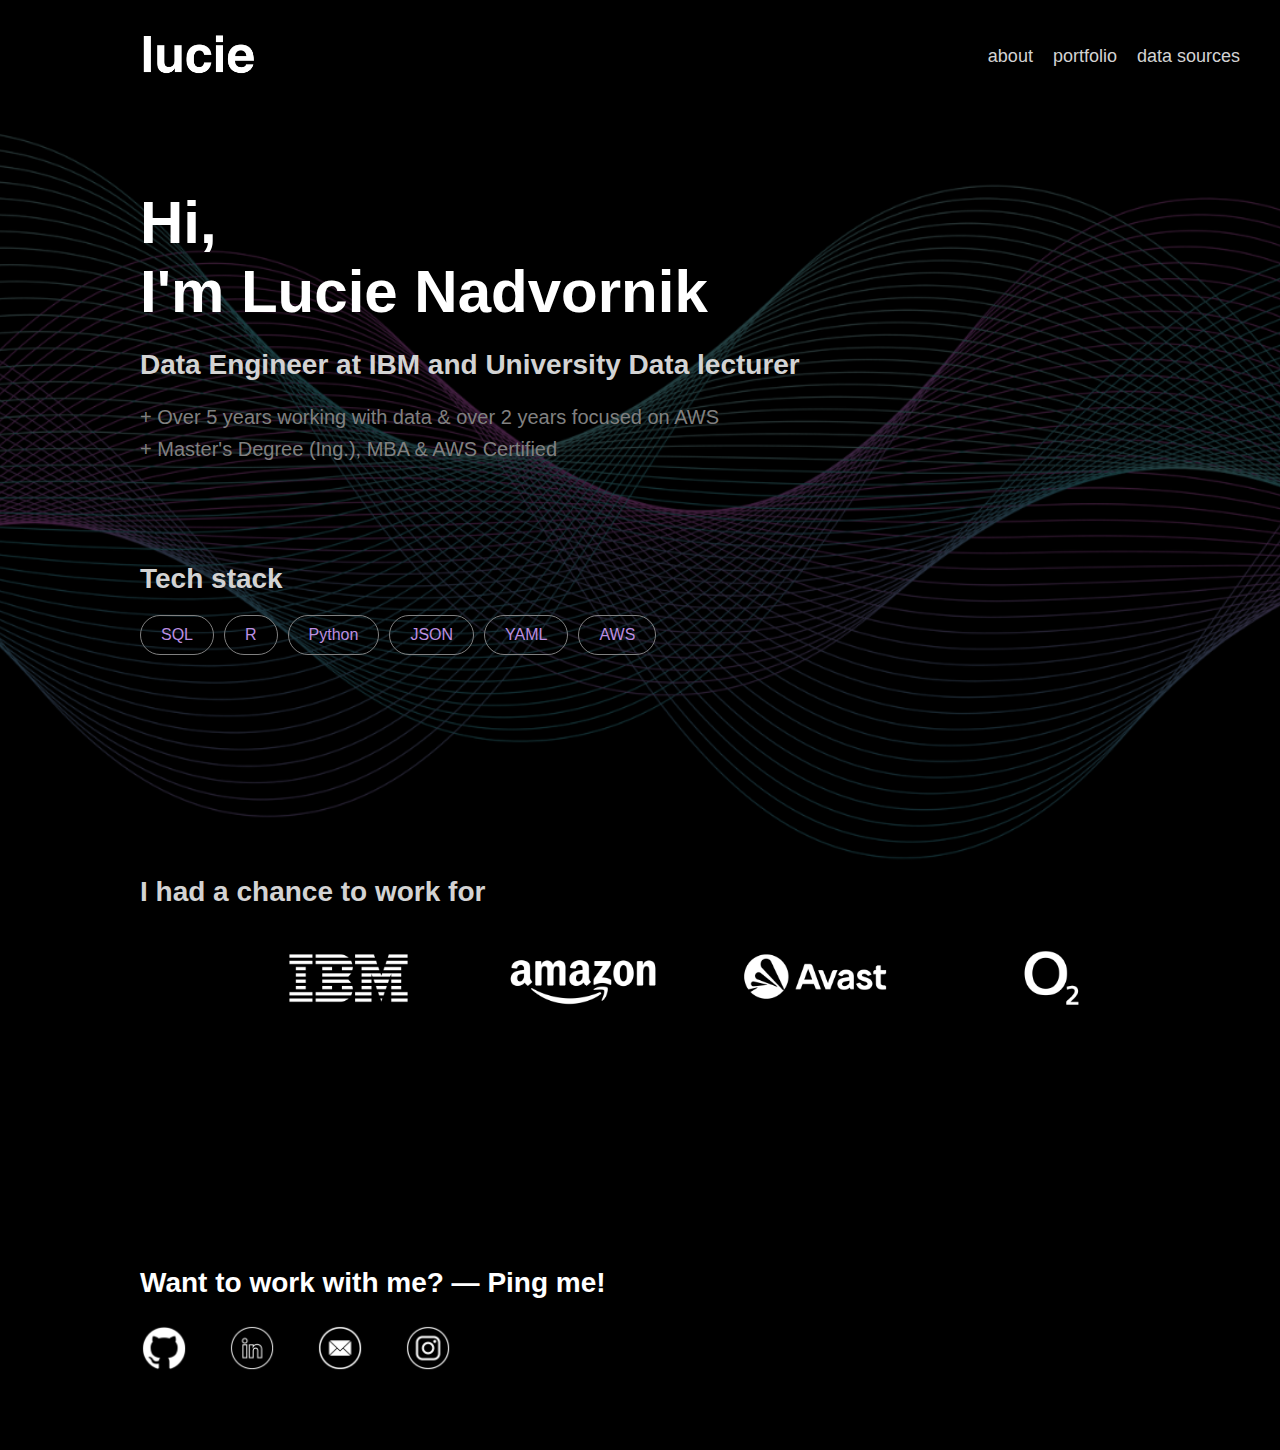
<file: index.html>
<!DOCTYPE html>
<html lang="en">

<!-- Head section -->
<head>
      <!-- Google tag (gtag.js) -->
      <script async src="https://www.googletagmanager.com/gtag/js?id=G-BNK36YVZFD"></script>
      <script>
      window.dataLayer = window.dataLayer || [];
      function gtag(){dataLayer.push(arguments);}
      gtag('js', new Date());
  
      gtag('config', 'G-BNK36YVZFD');
      </script>
    <meta charset="UTF-8">
    <meta name="viewport" content="width=device-width, initial-scale=1.0">
    <title>Lucie Nadvornik</title>
    <link rel="stylesheet" href="./style.css">
</head>

<!-- Body section -->
<body>
  <!-- Menu -->
  <header>
    <nav class="navbar">
      <a href="https://lucienadvornik.com/"><img src="../assets/logo-lucie.png" alt="logo-lucie" class="logo"></a>
      <ul class="nav-links">
        <li><a href="./index.html">about</a></li>
        <li><a href="./portfolio.html">portfolio</a></li>
        <li><a href="./data_sources.html">data sources</a></li>
      </ul>
    </nav>
  </header>

  <!-- Main content -->
  <section class="intro"></br></br>
    <h1>Hi, <br> I'm Lucie Nadvornik</h1>
    <h2>Data Engineer at IBM and University Data lecturer</h2>
    <p>
      + Over 5 years working with data & over 2 years focused on AWS</br>
      + Master's Degree (Ing.), MBA & AWS Certified
    </p></br></br></br>
    <h2>Tech stack</h2>
    <div class="tech-stack">
      <span>SQL</span>
      <span>R</span>
      <span>Python</span>
      <span>JSON</span>
      <span>YAML</span>
      <span>AWS</span>
    </div>
  </section>
  </br></br></br></br></br></br></br></br></br></br></br>
  <!-- Work experience section -->
  <section class="experience">
    <h2>I had a chance to work for</h2>
    <div class="companies">
      <img src="../assets/logo-ibm.png" alt="IBM" height="100">
      <img src="../assets/logo-amazon.png" alt="Amazon" height="100">
      <img src="../assets/logo-avast.png" alt="Avast" height="100">
      <img src="../assets/logo-o2.png" alt="O2" height="100">
    </div>
  </section></br></br></br></br>
</br></br></br></br></br></br></br></br>
  <!-- Footer -->
  <footer>
    <h2>Want to work with me? — Ping me!</h2>
    <nav class="social-links">
      <a href="https://www.github.com/lucienadvornik"><img src="../assets/logo-git.png" alt="GitHub" height="35"></a>
      <a href="https://www.linkedin.com/in/lucienadvornik/"><img src="../assets/logo-li.png" alt="LinkedIn" height="35"></a>
      <a href="mailto:lucie.nadvornik@outlook.com"><img src="../assets/logo-email.png" alt="Email" height="35"></a>
      <a href="https://www.instagram.com/lucienadvornik/"><img src="../assets/logo-ig.png" alt="Instagram" height="35"></a>
    </br></br></br></br></br></br></br>
    </nav>
  </footer>

</body>
</html>
</file>
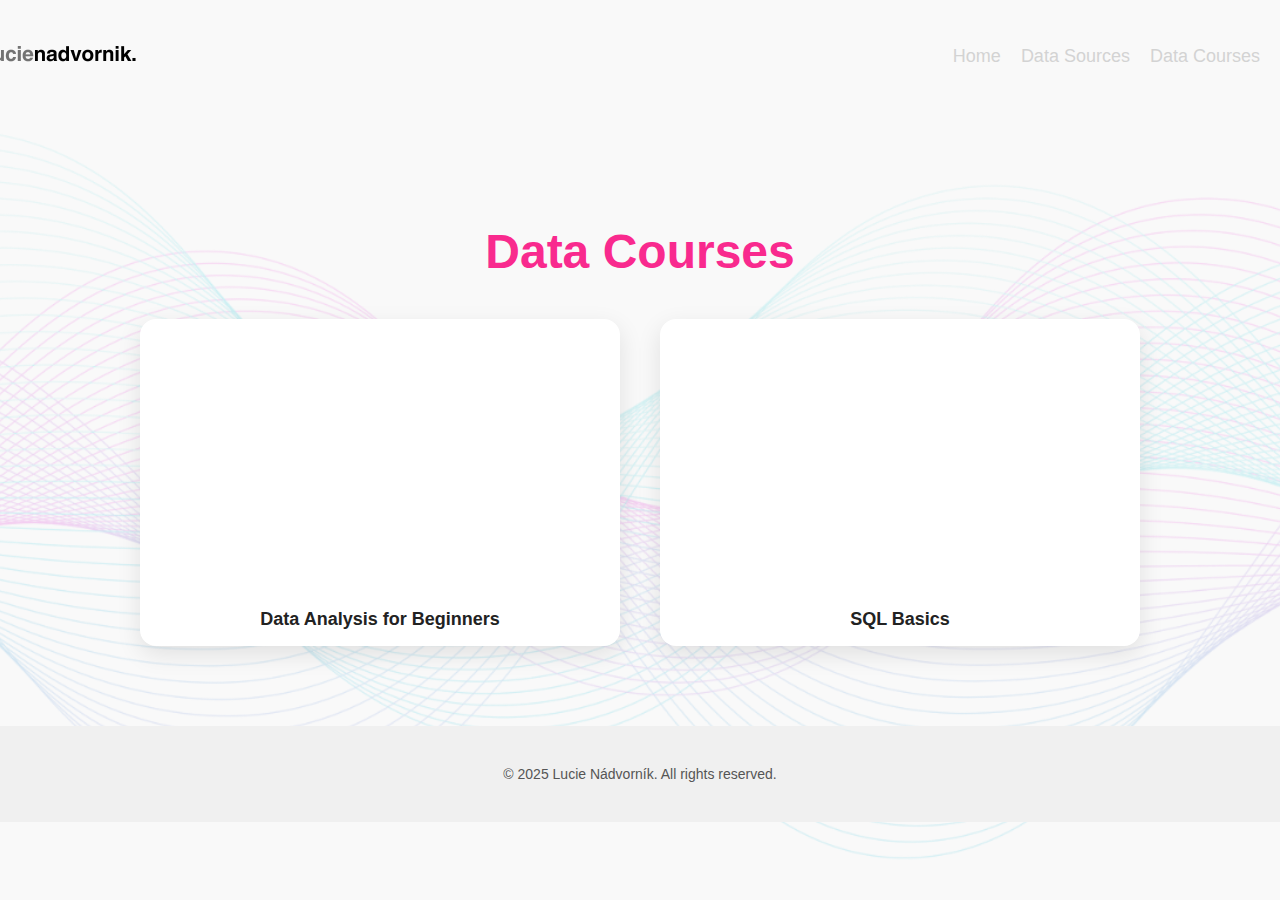
<file: courses.html>
<!DOCTYPE html>
<html lang="en">
<head>
  <meta charset="UTF-8" />
  <meta name="viewport" content="width=device-width, initial-scale=1.0"/>
  <title>Data Courses – Lucie Nadvornik</title>
  <link rel="stylesheet" href="./style.css" />
  <style>
    body {
      background-color: #f9f9f9;
      color: #222;
      font-family: 'Inter', sans-serif;
      margin: 0;
      padding: 0;
    }

    .courses-section {
      padding: 80px 40px;
      text-align: center;
    }

    .courses-section h1 {
      font-size: 48px;
      margin-bottom: 40px;
      color: #f92a8e;
    }

    .video-grid {
      display: grid;
      grid-template-columns: repeat(auto-fit, minmax(320px, 1fr));
      gap: 40px;
      justify-items: center;
      max-width: 1000px;
      margin: 0 auto;
    }

    .video-card {
      background: white;
      border-radius: 16px;
      box-shadow: 0 8px 24px rgba(0, 0, 0, 0.1);
      overflow: hidden;
      max-width: 480px;
      width: 100%;
      transition: transform 0.3s ease;
    }

    .video-card:hover {
      transform: scale(1.02);
    }

    iframe {
      width: 100%;
      height: 270px;
      border: none;
    }

    .video-title {
      padding: 16px;
      font-size: 18px;
      font-weight: bold;
    }

    footer {
      padding: 40px;
      font-size: 14px;
      color: #555;
      background-color: #f0f0f0;
      text-align: center;
    }
  </style>
</head>

<body>

  <!-- Header -->
  <header>
    <nav class="navbar">
      <a href="./index.html">
        <img src="../assets/lucienadvornik2.png" alt="logo" class="logo" />
      </a>
      <ul class="nav-links">
        <li><a href="./index.html">Home</a></li>
        <li><a href="./data_sources.html">Data Sources</a></li>
        <li><a href="./data_courses.html" class="active">Data Courses</a></li>
      </ul>
    </nav>
  </header>

  <!-- Courses Section -->
  <section class="courses-section">
    <h1>Data Courses</h1>
    <div class="video-grid">
      <!-- Video 1 -->
      <div class="video-card">
        <iframe src="https://www.youtube.com/embed/ua-CiDNNj30" title="Data Analysis for Beginners" allowfullscreen></iframe>
        <div class="video-title">Data Analysis for Beginners</div>
      </div>

      <!-- Video 2 -->
      <div class="video-card">
        <iframe src="https://www.youtube.com/embed/27axs9dO7AE" title="SQL Basics" allowfullscreen></iframe>
        <div class="video-title">SQL Basics</div>
      </div>
    </div>
  </section>

  <!-- Footer -->
  <footer>
    © 2025 Lucie Nádvorník. All rights reserved.
  </footer>

</body>
</html>
</file>
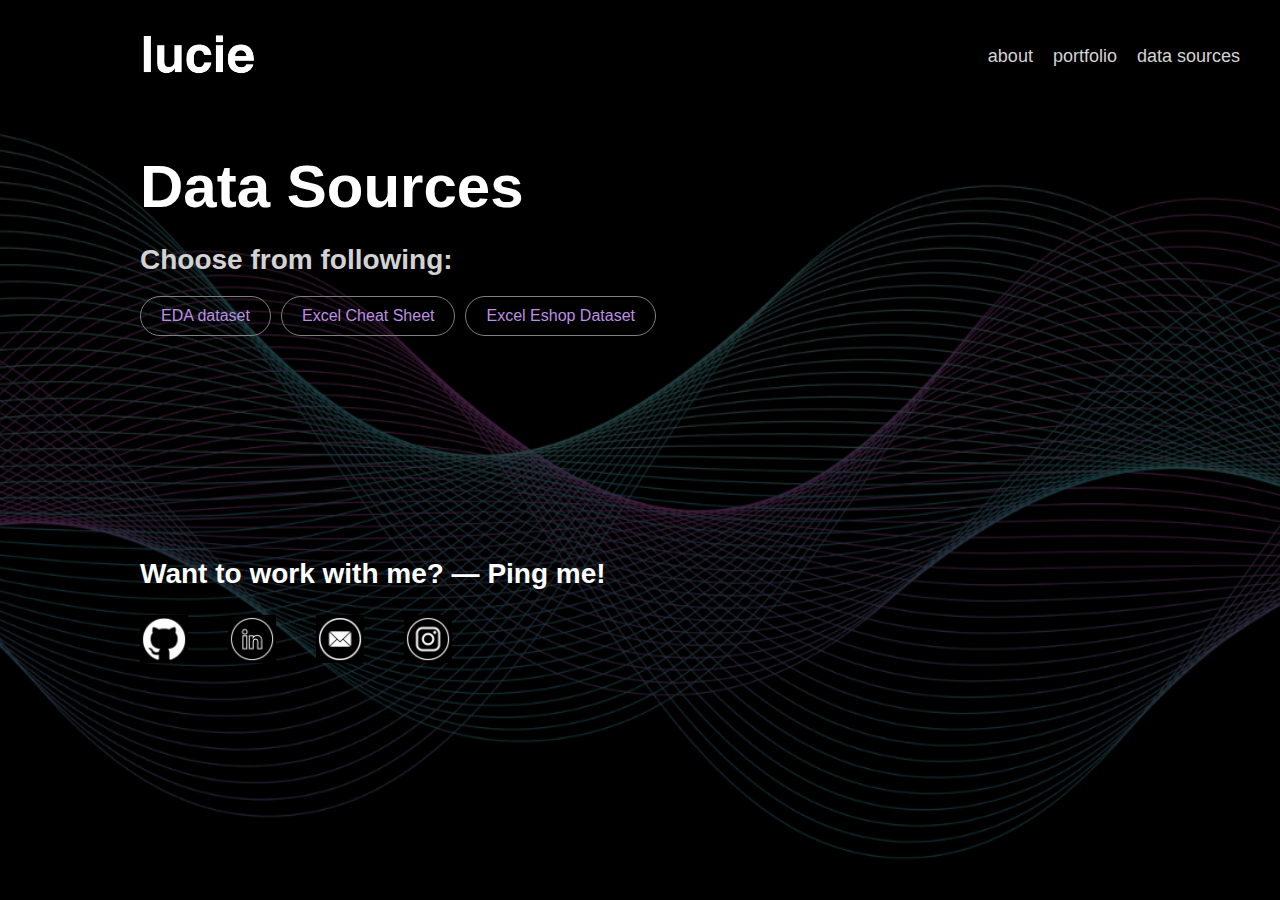
<file: data_sources.html>
<!DOCTYPE html>
<html lang="en">

<!-- Head section -->
<head>
        <!-- Google tag (gtag.js) -->
        <script async src="https://www.googletagmanager.com/gtag/js?id=G-BNK36YVZFD"></script>
        <script>
        window.dataLayer = window.dataLayer || [];
        function gtag(){dataLayer.push(arguments);}
        gtag('js', new Date());
    
        gtag('config', 'G-BNK36YVZFD');
        </script>
    <meta charset="UTF-8">
    <meta name="viewport" content="width=device-width, initial-scale=1.0">
    <title>Lucie Nadvornik</title>
    <link rel="stylesheet" href="./style.css">
</head>

<!-- Body section -->
<body>
  <!-- Menu -->
  <header>
    <nav class="navbar">
      <a href="https://lucienadvornik.com/"><img src="../assets/logo-lucie.png" alt="logo-lucie" class="logo"></a>
      <ul class="nav-links">
        <li><a href="./index.html">about</a></li>
        <li><a href="./portfolio.html">portfolio</a></li>
        <li><a href="./data_sources.html">data sources</a></li>
      </ul>
    </nav>
  </header>

  <!-- Main content -->
  <section class="intro">
    <h1>Data Sources</h1>
    <h2>Choose from following:</h2>
    <p></p>

    <div class="tech-stack">
        <a href="data_sources/coffee_shop-dataset_1000_rows.xlsx" target="_blank">
            <span>EDA dataset</span>
        </a>
        <a href="data_sources/Excel_Cheat_Sheet-lucienadvornik.com.pdf" target="_blank">
            <span>Excel Cheat Sheet</span>
        </a>
        <a href="data_sources/Eshop_dataset-lucienadvornik.com.xlsx" target="_blank">
          <span>Excel Eshop Dataset</span>
      </a>

    </div>
</section>

  </br></br></br></br></br></br></br></br></br></br></br>

  <!-- Footer -->
  <footer>
    <h2>Want to work with me? — Ping me!</h2>
    <nav class="social-links">
      <a href="https://www.github.com/lucienadvornik"><img src="../assets/logo-git.png" alt="GitHub" height="35"></a>
      <a href="https://www.linkedin.com/in/lucienadvornik/"><img src="../assets/logo-li.png" alt="LinkedIn" height="35"></a>
      <a href="mailto:lucie.nadvornik@outlook.com"><img src="../assets/logo-email.png" alt="Email" height="35"></a>
      <a href="https://www.instagram.com/lucienadvornik/"><img src="../assets/logo-ig.png" alt="Instagram" height="35"></a>
    </br></br></br></br></br></br></br>
    </nav>
  </footer>

</body>
</html>
</file>
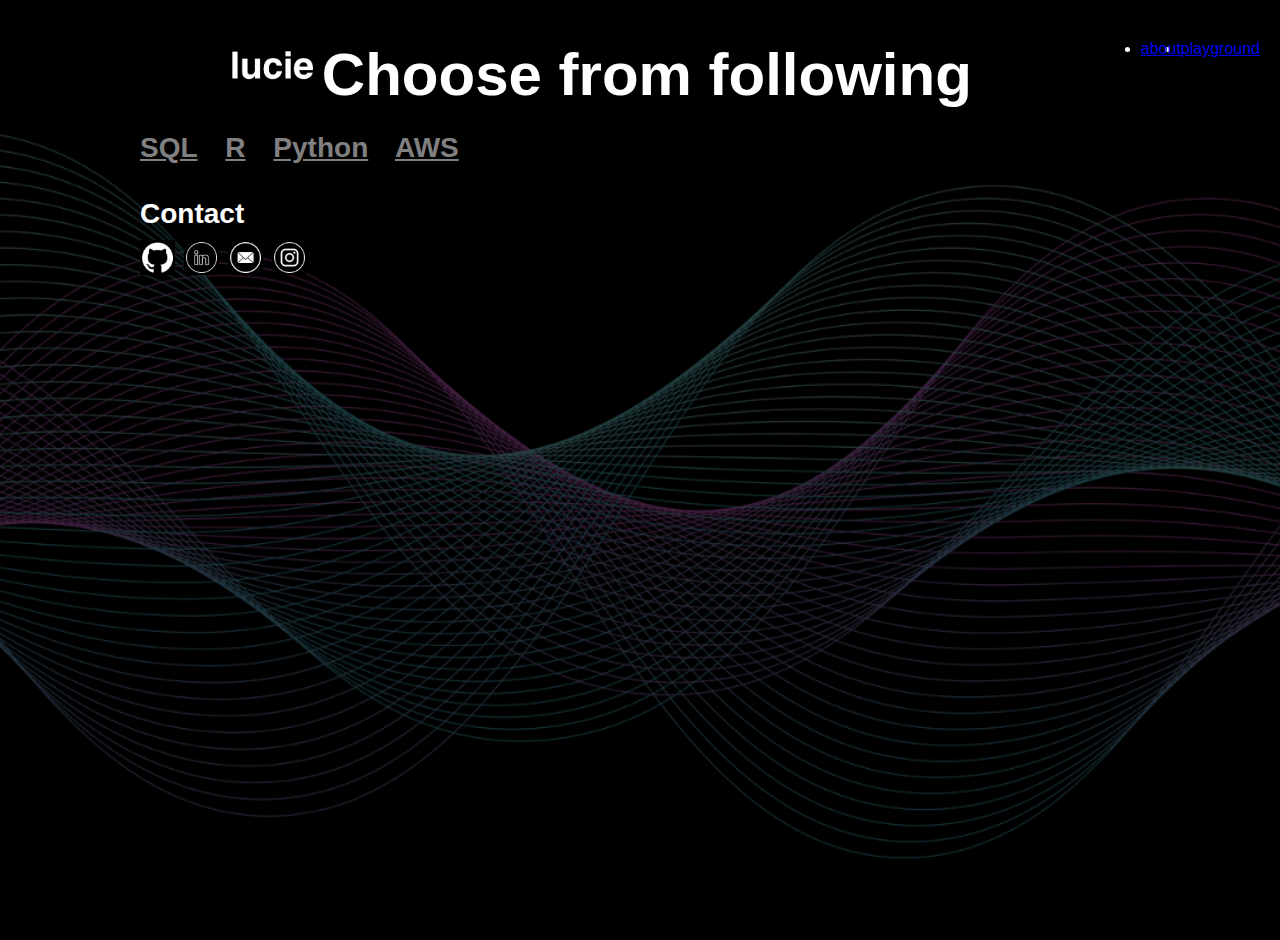
<file: playground.html>
<!-- HTML Boilerplate -->
<!DOCTYPE html>
<html lang="en"; >


<!-- menu -->
<ul>
 <li style="float:right"><a href="./playground.html">playground</a></li>
 <li style="float:right"><a href="https://lucienadvornik.com/">about</a></li>
 <ol style="float:left"><a href="https://lucienadvornik.com/"><img src="../assets/logo-lucie.png" alt="logo-lucie" width="" height="50"></a></ol></td>
</ul>


<!-- head -->
<head>
    <meta charset ="UTF-8">
    <title>Lucie Nadvornik</title>
    <link rel="stylesheet" href="./style.css" /> 
</head>


<!-- body -->
<body align="left">
  <div class="sloupec_home"> 
        <header> 
            <h1>
                Choose from following </br>
            </h1>
            <h2>
              <a href="https://www.github.com/lucienadvornik/sql">SQL</a>
              <a href="https://www.github.com/lucienadvornik/r">R</a>
              <a href="https://www.github.com/lucienadvornik/python">Python</a>
              <a href="https://github.com/lucienadvornik/aws-data-engineering">AWS</a>
              <!-- <b href="https://github.com/lucienadvornik/yaml">YAML</b>-->
            </h2>
        </header>
      </div>
<!-- 
      <div>
        <span style="font-family:helvetica">
          <a href="https://www.github.com/lucienadvornik/aws-data-engineering"><img src="../assets/AWS_data_services.png"  width="" height="350"></a>&nbsp             
          <a href="https://www.github.com/lucienadvornik/aws-data-engineering"> <img src="../assets/EXCEL_functions.png"  width="" height="350"></a>&nbsp            
             
        </span>
      </div>
  -->
    <link rel="stylesheet" href="./style.css" />
    
    <footer>
      <div style="overflow-x: auto;"div class="footer">
              <h2 class="color-title" id="gray">Contact</h2>
        <nav>
          <span style="font-family:helvetica">
            <a href="https://www.github.com/lucienadvornik"><img src="../assets/logo-git.png" alt="IBM" width="" height="35"></a>&nbsp             
            <a href="https://www.linkedin.com/in/lucienadvornik/"> <img src="../assets/logo-li.png" alt="IBM" width="" height="35"></a>&nbsp            
            <a href="mailto:lucie.nadvornik@outlook.com"> <img src="../assets/logo-email.png" alt="IBM" width="" height="35"></a>&nbsp          
            <a href="https://www.instagram.com/lucienadvornik/"> <img src="../assets/logo-ig.png" alt="IBM" width="" height="35"></a>              
          </span>
        </nav>
      </div>
    </footer>
  </body>
</html>
</file>
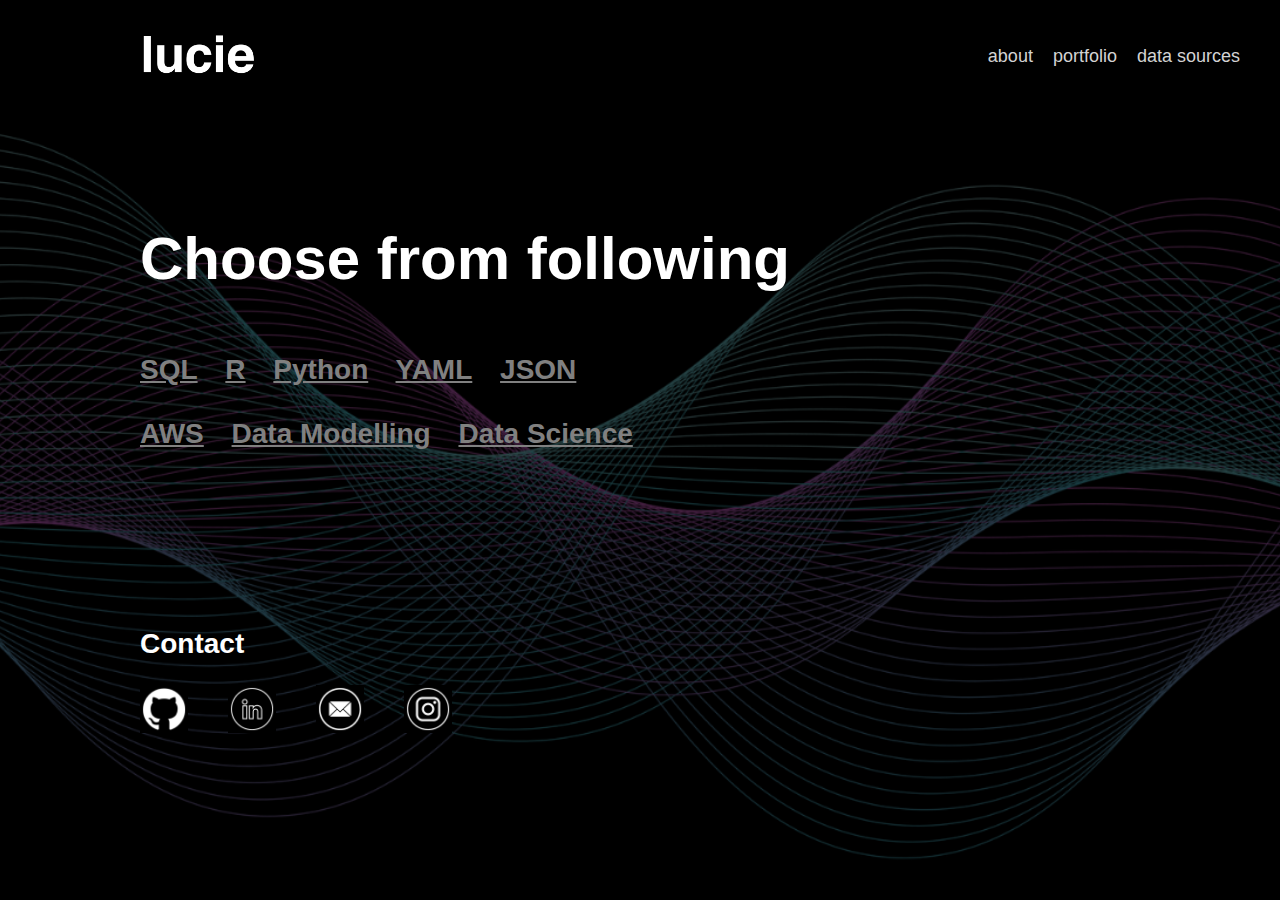
<file: portfolio.html>
<!DOCTYPE html>
<html lang="en">

<!-- Head -->
<head>
        <!-- Google tag (gtag.js) -->
    <script async src="https://www.googletagmanager.com/gtag/js?id=G-BNK36YVZFD"></script>
    <script>
    window.dataLayer = window.dataLayer || [];
    function gtag(){dataLayer.push(arguments);}
    gtag('js', new Date());

    gtag('config', 'G-BNK36YVZFD');
    </script>
    <meta charset="UTF-8">
    <meta name="viewport" content="width=device-width, initial-scale=1.0"> <!-- Responsivní nastavení -->
    <title>Lucie Nadvornik</title>
    <link rel="stylesheet" href="./style.css">
</head>

<!-- Body -->
<body>
    <!-- Navigační menu -->
    <nav class="navbar">
        <a href="https://lucienadvornik.com/"><img src="../assets/logo-lucie.png" alt="logo-lucie" class="logo"></a>
        <ul class="nav-links">
            <li><a href="./index.html">about</a></li>
            <li><a href="./portfolio.html">portfolio</a></li>
            <li><a href="./data_sources.html">data sources</a></li>
        </ul>
    </nav>
  </br></br></br></br>
    <!-- Hlavní obsah -->
    <div class="sloupec_home">
        <header>
            <h1>Choose from following</h1></br>
            <h2>
                <a href="https://www.github.com/lucienadvornik/sql">SQL</a>
                <a href="https://www.github.com/lucienadvornik/r">R</a>
                <a href="https://www.github.com/lucienadvornik/python">Python</a>
                <a href="https://github.com/lucienadvornik/aws-data-engineering/tree/main/yaml">YAML</a>
                <a href="https://github.com/lucienadvornik/aws-data-engineering/tree/main/json">JSON</a>
                <br><br>
                <a href="https://github.com/lucienadvornik/aws-data-engineering">AWS</a>
                <a href="https://github.com/lucienadvornik/sql/tree/main/data_modelling">Data Modelling</a>
                <a href="https://github.com/lucienadvornik/data-science">Data Science</a>
            </h2>
        </header>
    </div>
  </br></br></br></br></br></br></br></br>
    <!-- Footer -->
    <footer>
        <div class="footer">
            <h2>Contact</h2>
            <nav class="social-links">
                <a href="https://www.github.com/lucienadvornik"><img src="../assets/logo-git.png" alt="GitHub" height="35"></a>
                <a href="https://www.linkedin.com/in/lucienadvornik/"><img src="../assets/logo-li.png" alt="LinkedIn" height="35"></a>
                <a href="mailto:lucie.nadvornik@outlook.com"><img src="../assets/logo-email.png" alt="Email" height="35"></a>
                <a href="https://www.instagram.com/lucienadvornik/"><img src="../assets/logo-ig.png" alt="Instagram" height="35"></a>
            </nav>
        </div>
    </footer></br></br>
</body>

</html>
</file>
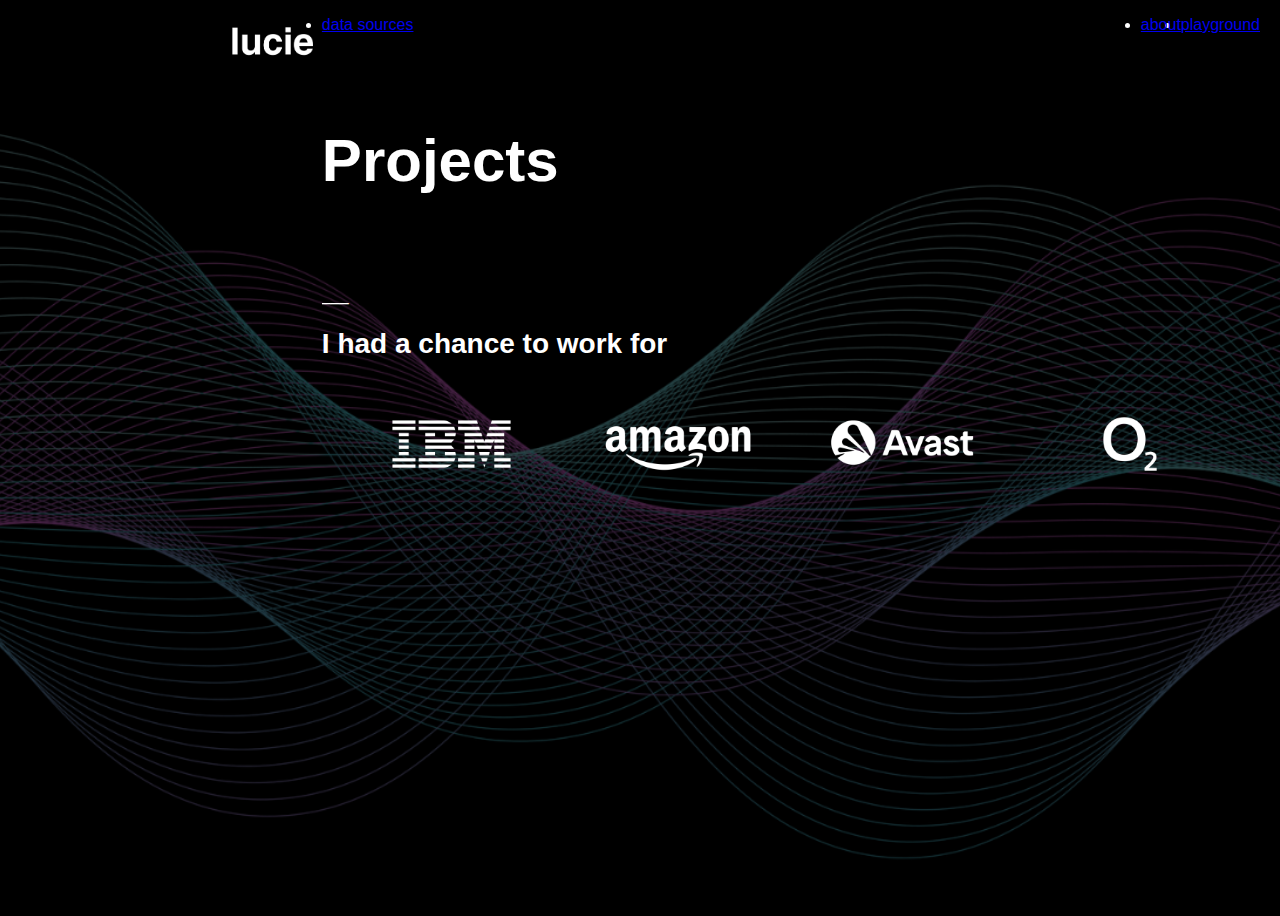
<file: projects.html>
<!-- HTML Boilerplate -->
<!DOCTYPE html>
<html lang="en"; >

<!-- menu -->
<ul>
    <li style="float:right"><a href="./playground.html">playground</a></li>
    <li style="float:right"><a href="./index.html">about</a></li>
    <ol style="float:left"><a href="/index.html"><img src="../assets/logo-lucie.png" alt="logo-lucie" width="" height="50"></a></ol></td>
    <li><a href="./data_sources.html">data sources</a></li>
</ul>

   
<!-- head -->
<head>
        <!-- Google tag (gtag.js) -->
        <script async src="https://www.googletagmanager.com/gtag/js?id=G-BNK36YVZFD"></script>
        <script>
        window.dataLayer = window.dataLayer || [];
        function gtag(){dataLayer.push(arguments);}
        gtag('js', new Date());
    
        gtag('config', 'G-BNK36YVZFD');
        </script>
    <meta charset ="UTF-8">
    <title>Lucie Nadvornik</title>
    <link rel="stylesheet" href="./style.css" /> 
</head>


<!-- body -->
<body align="left">
    <div style="overflow-x: auto;"div class="sloupec">
        </br></br><header>
            <h1>Projects</h1></br></br></br></br>
            ___
            <h2>I had a chance to work for</h2>
        </br>
            <table void cellpadding="6" cellspacing="0" width="300" align="center">
                <col align="center" width="20">
                <col align="center">
                <col align="center">
                <tr> <td><img src="../assets/logo-ibm.png" alt="IBM" width="" height="100"></a>
                </td> <td><img src="../assets/logo-amazon.png" alt="Amazon" width="" height="100"></a>
                </td> <td><img src="../assets/logo-avast.png" alt="Avast" width="" height="100"></a>
                </td> <td><img src="../assets/logo-o2.png" alt="O2" width="" height="100"></a>
                </td>
                </tr>
            </table>
      </div>

  </body>
</file>
<file: style.css>
/* Základní nastavení pro tělo stránky */
html {
  color: white;
  background-color: black;
}

body {
  font-family: Arial, sans-serif;
  background-image: url('assets/background_30.png'); /* Odkaz na obrázek */
  background-size: cover; /* Aby se obrázek roztáhl na celé pozadí */
  background-position: center 100px; /* Centrovat obrázek horizontálně a posunout o 100px dolů */
  background-repeat: no-repeat; /* Zamezit opakování obrázku */
  height: 100vh; /* Nastavení výšky na 100% výšky viewportu */
  margin: 0; /* Odstranit výchozí okraje */
  padding-left: 140px; /* Globální přirozené odsazení zleva */
  padding-right: 20px; /* Globální odsazení zprava */
  background-attachment: fixed; /* Pozadí zůstane pevné při skrolování */
}

/* Titulky */
h1 {
  font-size: 60px;
  margin-bottom: 20px;
}

h2 {
  font-size: 28px;
  margin-bottom: 10px;
}

/* Nastavení barvy textu pro specifické sekce */
.intro h2 {
  color: lightgray; /* Barva pro "Data Engineer at IBM..." */
}

.experience h2 {
  color: lightgray; /* Barva pro "I had a chance to work with..." */
}

p {
  color: gray;  
  font-size: 20px;
  font-weight: lighter;
  line-height: 1.6; /* Lepší čitelnost textu */
}

/* Logo - zmenšeno o 50 % */
.logo {
  height: 68px; /* Nastavená výška loga na 50px */
  margin-left: -33px;
}

/* Navigační menu - zarovnáno vpravo a logo správně zarovnáno vertikálně */
.navbar {
  display: flex;
  justify-content: space-between; /* Zajistí logo vlevo a menu vpravo */
  align-items: center; /* Vertikální zarovnání položek */
  padding: 20px; /* Prostor kolem navigačního baru */
}

.nav-links {
  display: flex;
  list-style: none;
  align-items: center; /* Zarovná odkazy vertikálně s logem */
}

.nav-links li {
  margin-left: 20px; /* Mezera mezi odkazy v menu */
}

.nav-links a {
  text-decoration: none;
  color: lightgray;
  font-size: 18px;
}

.nav-links a:hover {
  color: #e777e2; /* Barva při přejetí myší */
}

/* Tech Stack - zaoblené ohraničení kolem technologií */
.tech-stack {
  display: flex;
  flex-wrap: wrap;
  gap: 10px; /* Mezery mezi technologiemi */
  margin-top: 20px;
}

.tech-stack span {
  display: inline-block;
  padding: 10px 20px;
  border: 1px solid gray;
  border-radius: 50px; /* Zaoblené hrany */
  background-color: transparent;
  color: #bc8fe2; /* Fialová barva textu */
  font-size: 16px;
}

/* Zarovnání sekce s logy na střed */
.companies {
  display: flex;
  justify-content: center; /* Zarovná loga na střed */
  align-items: center;
  gap: 20px; /* Mezera mezi logy */
  margin-top: 20px; 
}
/* Odkazy na technologie (AWS, SQL, R, ...) */
header h2 a {
  color: gray; /* Fialová barva textu */
  text-decoration: underline;
  margin-right: 20px; /* Mezery mezi odkazy */

}

header h2 a:hover {
  color: #bc8fe2; /* Změna barvy při přejetí myší */
  
}

/* Responsivní nastavení pro menší zařízení */
@media (max-width: 360px) {
  body {
    padding-left: 30px; /* Zvětšené odsazení zleva na mobilních zařízeních */
    padding-right: 20px; /* Odsazení zprava zůstává stejné */
  }

  .navbar {
    flex-direction: row; /* Zachovat logo vlevo a odkazy vedle něj */
    justify-content: space-between;
    align-items: center; /* Udržet vertikální zarovnání prvků */
  }

  .nav-links {
    flex-direction: row;
    align-items: center;
  }

  .nav-links li {
    margin-left: 10px;
  }

  h1 {
    font-size: 40px;
  }

  h2 {
    font-size: 22px;
  }

  p {
    font-size: 18px;
  }

  /* Úprava log sociálních sítí na mobilních zařízeních */
  .social-links {
    gap: 20px; /* Zmenšená mezera mezi logy na menších zařízeních */
  }

  /* Úprava log firem - zarovnání do dvojic a zmenšení na 65% */
  .companies {
    display: grid;
    grid-template-columns: repeat(2, 1fr); /* Dvě loga vedle sebe */
    gap: 10px; /* Menší mezery mezi logy */
  }

  .companies img {
    transform: scale(0.45); /* Zmenšení log na 65 % původní velikosti */
    transform-origin: center; /* Zachování správného poměru a umístění */
  }
}



/* Footer */
footer {
  text-align: left; /* Zarovnání textu vlevo */
  padding-left: 0px; /* Odsazení zleva, aby odpovídalo zbytku stránky */
}

/* Sociální odkazy ve footeru */
.social-links {
  display: flex;
  justify-content: flex-start; /* Zarovnání log sociálních sítí vlevo */
  gap: 40px; /* Větší mezera mezi logy sociálních sítí */
  margin-top: 25px;
}

.social-links img {
  height: 48px; /* Nastavení velikosti obrázků */
}

/* Speciální úpravy pro mobilní zařízení (max-width: 480px) */
@media (max-width: 480px) {
  body {
    padding-left: 20px;  /* Minimalizované okraje na malých obrazovkách */
    padding-right: 5px;
  }

  .navbar {
    flex-direction: row; /* Logo zůstává vlevo, menu vedle něj */
    justify-content: space-between;
    align-items: center;
  }

  .logo {
    height: 40px; /* Zmenšené logo na mobilech */
  }

  .nav-links {
    flex-direction: row;
    justify-content: flex-end;
    align-items: center;
  }

  .nav-links li {
    margin-left: 10px; /* Menší mezery mezi odkazy */
  }

  h1 {
    font-size: 32px; /* Zmenšení titulků pro mobil */
  }

  h2 {
    font-size: 18px; /* Zmenšení podtitulků pro mobil */
  }

  p {
    font-size: 14px; /* Zmenšený text pro mobilní čtení */
  }

  .companies {
    display: grid;
    grid-template-columns: repeat(2, 1fr); /* Dvě loga vedle sebe na malých zařízeních */
    gap: 6px; /* Menší mezery mezi logy na malých obrazovkách */
  }

  .tech-stack {
    justify-content: center;
    margin-bottom: 20px; /* Menší mezera pod technologií */
  }

  footer {
    padding-left: 0px; /* Minimální odsazení pro mobil */
  }

  .social-links {
    flex-direction: row; /* Ikony sociálních sítí zarovnané vedle sebe */
    justify-content: flex-start;
    gap: 15px; /* Zmenšené mezery mezi logy sociálních sítí */
  }
}
</file>
